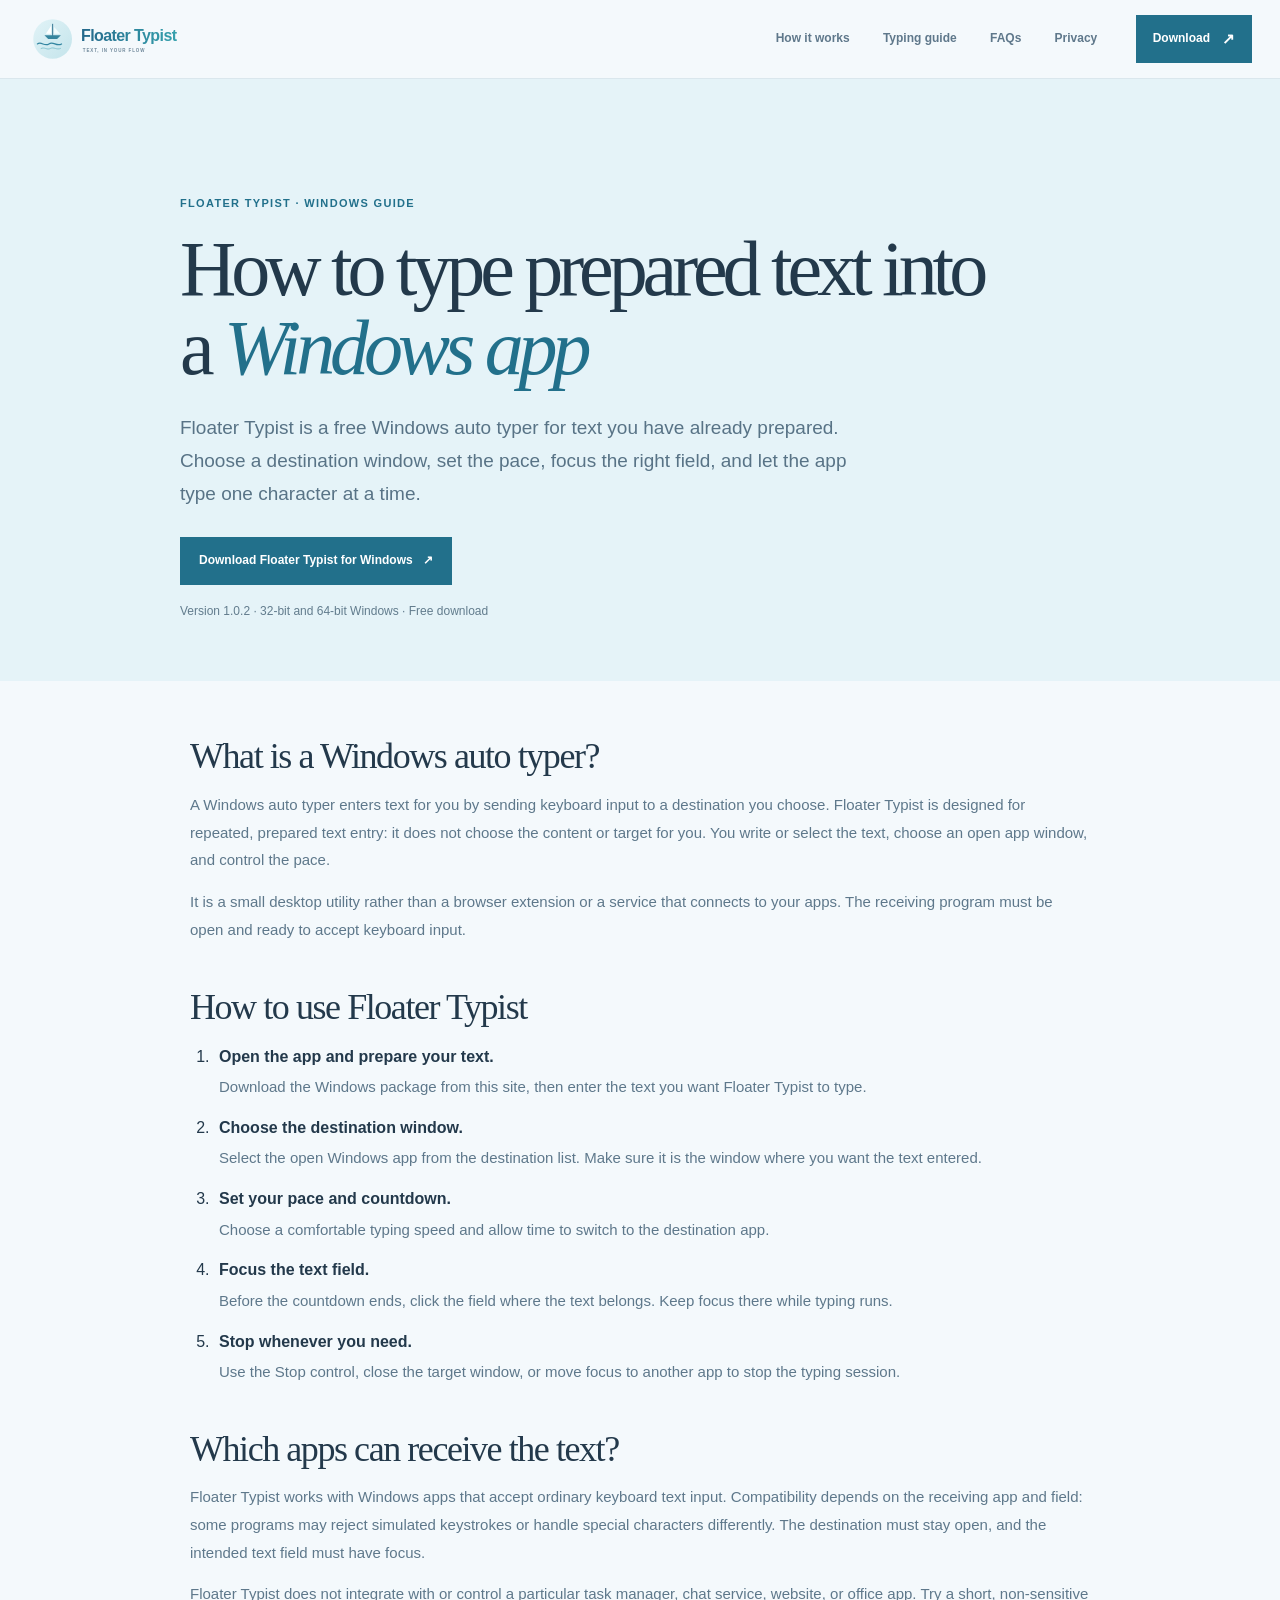
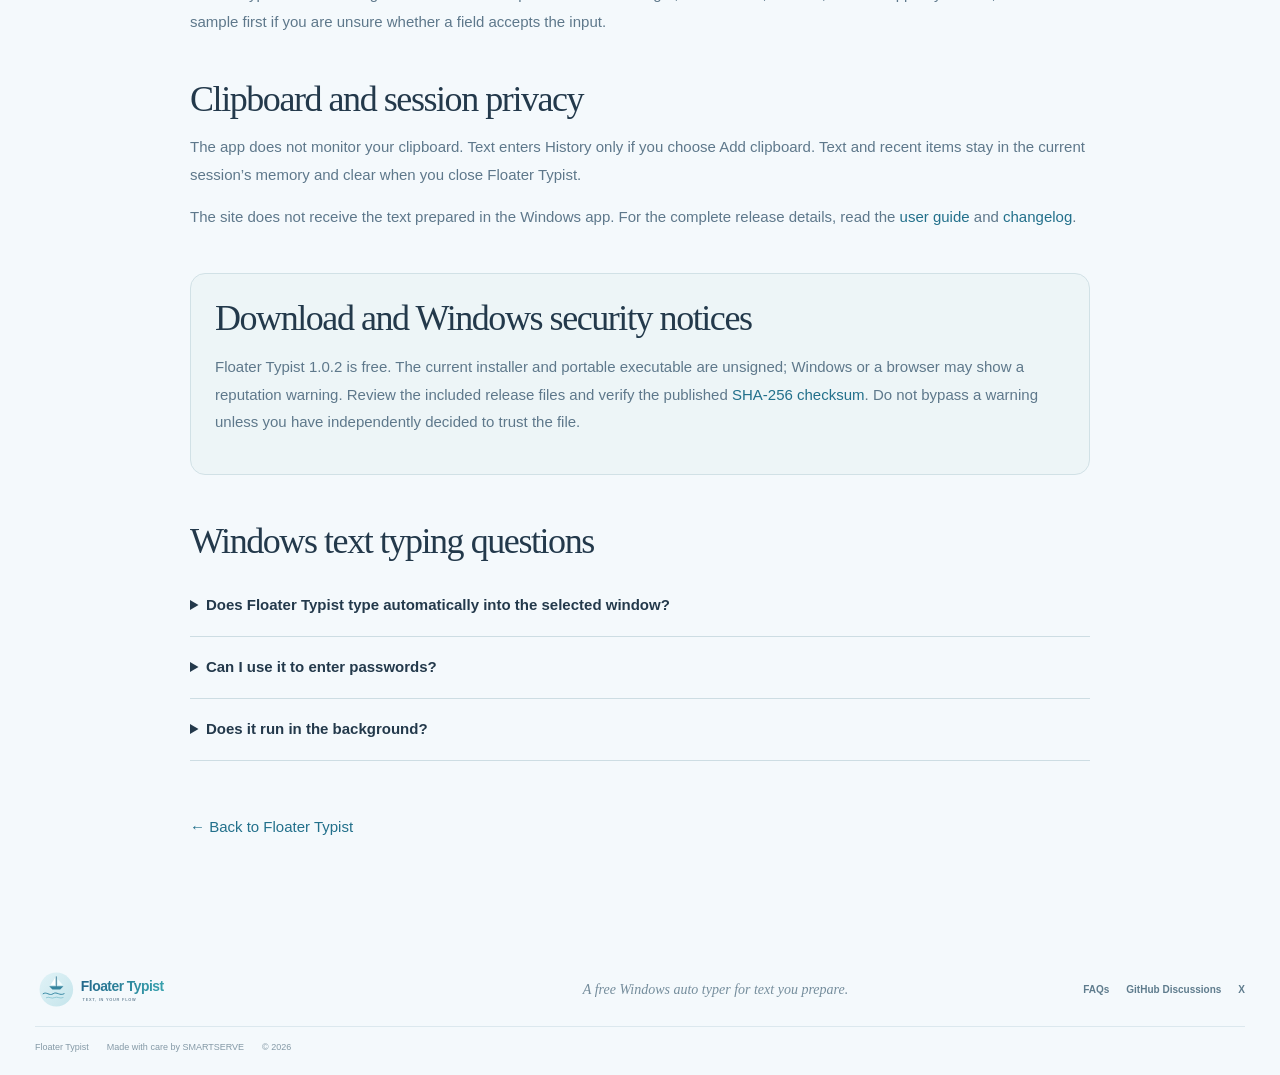
<file: public/guide/index.html>
<!doctype html>
<html lang="en">
<head>
  <meta charset="utf-8">
  <meta name="viewport" content="width=device-width, initial-scale=1">
  <meta name="theme-color" content="#f4f9fc">
  <meta name="description" content="Learn how to type prepared text into a Windows app at a controlled pace. This guide covers setup, focus, stopping, clipboard behavior, and the unsigned release.">
  <link rel="canonical" href="https://floatertypist.store/guide/">
  <meta property="og:title" content="How to Type Repetitive Text in Windows | Floater Typist">
  <meta property="og:description" content="A practical guide to typing prepared text into a chosen Windows app with Floater Typist.">
  <meta property="og:type" content="article">
  <meta property="og:site_name" content="Floater Typist">
  <meta property="og:url" content="https://floatertypist.store/guide/">
  <meta name="twitter:card" content="summary">
  <meta name="twitter:site" content="@FloatKeyTapper">
  <meta name="twitter:title" content="How to Type Repetitive Text in Windows | Floater Typist">
  <meta name="twitter:description" content="A practical guide to typing prepared text into a chosen Windows app.">
  <title>How to Type Repetitive Text in Windows | Floater Typist</title>
  <link rel="icon" href="../assets/Float.ico" sizes="any">
  <link rel="stylesheet" href="../styles.css">
</head>
<body>
  <a class="skip-link" href="#main">Skip to content</a>
  <header class="site-header">
    <div class="nav-shell">
      <a class="brand" href="/" aria-label="Floater Typist home"><img src="../assets/Float-logo.svg" alt="" width="194" height="50"></a>
      <nav class="main-nav" aria-label="Main navigation">
        <a href="/#how">How it works</a><a href="/guide/" aria-current="page">Typing guide</a><a href="/#faq">FAQs</a><a href="/#privacy">Privacy</a>
      </nav>
      <a class="nav-download" href="../downloads/Floater-Typist-Windows-v1.0.2.zip">Download <span aria-hidden="true">↗</span></a>
    </div>
  </header>
  <main id="main" class="guide-main">
    <section class="guide-hero">
      <div class="page-width guide-hero-inner">
        <p class="section-kicker">Floater Typist · Windows guide</p>
        <h1>How to type prepared text into a <em>Windows app</em></h1>
        <p class="guide-lede">Floater Typist is a free Windows auto typer for text you have already prepared. Choose a destination window, set the pace, focus the right field, and let the app type one character at a time.</p>
        <a class="button button-primary" href="../downloads/Floater-Typist-Windows-v1.0.2.zip">Download Floater Typist for Windows <span aria-hidden="true">↗</span></a>
        <p class="guide-meta">Version 1.0.2 · 32-bit and 64-bit Windows · Free download</p>
      </div>
    </section>

    <article class="guide-article page-width">
      <section>
        <h2>What is a Windows auto typer?</h2>
        <p>A Windows auto typer enters text for you by sending keyboard input to a destination you choose. Floater Typist is designed for repeated, prepared text entry: it does not choose the content or target for you. You write or select the text, choose an open app window, and control the pace.</p>
        <p>It is a small desktop utility rather than a browser extension or a service that connects to your apps. The receiving program must be open and ready to accept keyboard input.</p>
      </section>
      <section>
        <h2>How to use Floater Typist</h2>
        <ol class="guide-steps">
          <li><strong>Open the app and prepare your text.</strong><span>Download the Windows package from this site, then enter the text you want Floater Typist to type.</span></li>
          <li><strong>Choose the destination window.</strong><span>Select the open Windows app from the destination list. Make sure it is the window where you want the text entered.</span></li>
          <li><strong>Set your pace and countdown.</strong><span>Choose a comfortable typing speed and allow time to switch to the destination app.</span></li>
          <li><strong>Focus the text field.</strong><span>Before the countdown ends, click the field where the text belongs. Keep focus there while typing runs.</span></li>
          <li><strong>Stop whenever you need.</strong><span>Use the Stop control, close the target window, or move focus to another app to stop the typing session.</span></li>
        </ol>
      </section>
      <section>
        <h2>Which apps can receive the text?</h2>
        <p>Floater Typist works with Windows apps that accept ordinary keyboard text input. Compatibility depends on the receiving app and field: some programs may reject simulated keystrokes or handle special characters differently. The destination must stay open, and the intended text field must have focus.</p>
        <p>Floater Typist does not integrate with or control a particular task manager, chat service, website, or office app. Try a short, non-sensitive sample first if you are unsure whether a field accepts the input.</p>
      </section>
      <section>
        <h2>Clipboard and session privacy</h2>
        <p>The app does not monitor your clipboard. Text enters History only if you choose Add clipboard. Text and recent items stay in the current session’s memory and clear when you close Floater Typist.</p>
        <p>The site does not receive the text prepared in the Windows app. For the complete release details, read the <a href="../downloads/README.txt">user guide</a> and <a href="../downloads/CHANGELOG.md">changelog</a>.</p>
      </section>
      <section class="guide-release-note">
        <h2>Download and Windows security notices</h2>
        <p>Floater Typist 1.0.2 is free. The current installer and portable executable are unsigned; Windows or a browser may show a reputation warning. Review the included release files and verify the published <a href="../downloads/Floater-Typist-Windows-v1.0.2.zip.sha256">SHA-256 checksum</a>. Do not bypass a warning unless you have independently decided to trust the file.</p>
      </section>
      <section class="guide-faq">
        <h2>Windows text typing questions</h2>
        <details><summary>Does Floater Typist type automatically into the selected window?</summary><p>After you prepare text, select a destination, set a countdown, and focus a text field, Floater Typist types at the pace you chose.</p></details>
        <details><summary>Can I use it to enter passwords?</summary><p>Use care with private or sensitive information. Floater Typist sends keyboard input to the focused field, and the selected app determines how it handles that input. Do not use it on a device or account you do not control.</p></details>
        <details><summary>Does it run in the background?</summary><p>You choose the destination window and can stop typing at any time. Typing stops if the target closes or focus moves to another app.</p></details>
      </section>
      <p class="guide-back"><a href="/">← Back to Floater Typist</a></p>
    </article>
  </main>
  <footer class="site-footer">
    <div class="footer-inner page-width">
      <a class="footer-brand" href="/" aria-label="Floater Typist home"><img src="../assets/Float-logo.svg" alt="" width="182" height="46"></a>
      <p>A free Windows auto typer for text you prepare.</p>
      <nav class="footer-links" aria-label="Site links"><a href="/#faq">FAQs</a><a href="https://github.com/matthiasgoddey-rgb/float-release-site/discussions" target="_blank" rel="noopener noreferrer">GitHub Discussions</a><a href="https://x.com/FloatKeyTapper" target="_blank" rel="noopener noreferrer">X</a></nav>
      <div class="footer-meta"><span>Floater Typist</span><span>Made with care by SMARTSERVE</span><span>© 2026</span></div>
    </div>
  </footer>
</body>
</html>
</file>
<file: public/styles.css>
:root {
  color-scheme: light;
  --ink: #23394b;
  --muted: #70899b;
  --accent: #36859e;
  --accent-dark: #22708b;
  --paper: #f4f9fc;
  --ice: #e5f3f8;
  --soft: #ebf5f8;
  --line: #dae7ed;
  --surface: #fff;
  --danger: #a94851;
  --body: "Segoe UI", -apple-system, BlinkMacSystemFont, sans-serif;
  --display: Georgia, "Times New Roman", serif;
}

* { box-sizing: border-box; }
html { scroll-behavior: smooth; }
body { margin: 0; color: var(--ink); background: var(--paper); font: 16px/1.65 var(--body); -webkit-font-smoothing: antialiased; }
img { display: block; max-width: 100%; }
a { color: inherit; text-decoration: none; }
button { color: inherit; font: inherit; }
button, a { -webkit-tap-highlight-color: transparent; }
.page-width { width: min(1210px, calc(100% - 56px)); margin-inline: auto; }
.sr-only { position: absolute; width: 1px; height: 1px; padding: 0; margin: -1px; overflow: hidden; clip: rect(0,0,0,0); white-space: nowrap; border: 0; }
.skip-link { position: absolute; z-index: 30; top: -60px; left: 20px; padding: 10px 14px; color: var(--ink); background: var(--surface); border: 1px solid var(--line); }
.skip-link:focus { top: 12px; }
:focus-visible { outline: 3px solid #36859e80; outline-offset: 3px; }

.site-header { position: sticky; top: 0; z-index: 20; background: #f4f9fcf2; border-bottom: 1px solid #dae7ed; backdrop-filter: blur(14px); }
.nav-shell { width: min(1270px, calc(100% - 56px)); min-height: 78px; margin-inline: auto; display: flex; align-items: center; gap: clamp(20px, 3vw, 44px); }
.brand { display: inline-flex; align-items: center; flex: 0 0 auto; }
.brand img { width: clamp(155px, 16vw, 194px); height: auto; }
.main-nav { display: flex; align-items: center; justify-content: center; gap: clamp(18px, 2.6vw, 36px); margin-left: auto; color: #5f788b; font-size: 12px; font-weight: 650; }
.main-nav a { padding: 9px 0; transition: color .18s ease; }
.main-nav a:hover { color: var(--accent-dark); }
.nav-download { display: inline-flex; align-items: center; gap: 12px; padding: 11px 16px; border: 1px solid var(--accent-dark); color: #fff; background: var(--accent-dark); font-size: 12px; font-weight: 700; transition: background .18s ease, transform .18s ease; }
.nav-download:hover { background: #195d74; transform: translateY(-1px); }
.nav-download span { font-size: 15px; }
.menu-toggle { display: none; }

.hero { overflow: hidden; padding: 64px 0 0; background: var(--paper); }
.hero-shell { display: grid; grid-template-columns: minmax(0, .88fr) minmax(0, 1.12fr); align-items: center; gap: clamp(38px, 6vw, 84px); }
.hero-copy { max-width: 550px; padding: 12px 0 30px; }
.hero-kicker,.section-kicker { margin: 0 0 18px; color: var(--accent-dark); font-size: 11px; font-weight: 750; letter-spacing: .12em; text-transform: uppercase; }
.hero h1,.workflow-copy h2,.details-intro h2,.community-copy h2,.release-copy h2,.support-shell h2 { margin: 0; font-family: var(--display); font-weight: 500; letter-spacing: -.065em; line-height: 1.03; }
.hero h1 { max-width: 600px; font-size: clamp(52px, 6.2vw, 84px); }
.hero h1 em,.workflow-copy h2 em,.details-intro h2 em,.community-copy h2 em { color: var(--accent-dark); font-weight: 500; }
.hero-description { max-width: 500px; margin: 22px 0 0; color: #5e788b; font-size: clamp(15px, 1.5vw, 18px); line-height: 1.8; }
.hero-actions { display: flex; flex-wrap: wrap; align-items: center; gap: 14px 22px; margin-top: 25px; }
.button { min-height: 48px; display: inline-flex; align-items: center; justify-content: center; gap: 10px; padding: 0 18px; border: 1px solid transparent; font-size: 12px; font-weight: 700; transition: transform .18s ease, background .18s ease, color .18s ease; }
.button:hover { transform: translateY(-2px); }
.button svg { width: 17px; fill: none; stroke: currentColor; stroke-width: 1.8; stroke-linecap: round; stroke-linejoin: round; }
.button-primary { color: #fff; background: var(--accent-dark); }
.button-primary:hover { background: #195d74; }
.button-text { min-height: auto; padding: 8px 0; color: var(--accent-dark); }
.button-text:hover { color: #174e63; }
.button-text span { font-size: 15px; }
.hero-meta { margin: 14px 0 0; color: #7b91a0; font-size: 10px; }
.hero-meta span { margin-inline: 5px; color: #a2b3bd; }
.hero-points { display: flex; flex-wrap: wrap; gap: 10px 18px; margin: 23px 0 0; padding: 0; list-style: none; color: #4f6b7f; font-size: 10px; font-weight: 650; }
.hero-points li::before { content: "✓"; margin-right: 7px; color: #3c8d91; font-weight: 800; }
.product-figure { min-width: 0; margin: 0; }
.product-window { overflow: hidden; border: 1px solid #cbdde5; background: var(--surface); box-shadow: 0 24px 60px #23475a1c, 0 2px 5px #23475a0c; }
.windows-menu { height: 32px; display: flex; align-items: center; gap: 20px; padding: 0 14px; border-bottom: 1px solid #e2ebef; color: #526e81; background: #f4f9fc; font-size: 10px; }
.app-masthead { min-height: 86px; display: flex; align-items: center; gap: 11px; padding: 12px 21px; background: #f4f9fc; }
.app-masthead img { width: 53px; height: 53px; }
.app-name strong,.app-name span { display: block; }
.app-name strong { color: var(--accent-dark); font: 700 22px/1.15 var(--display); }
.app-name span { margin-top: 4px; color: var(--muted); font-size: 10px; font-weight: 650; }
.app-maker { margin-left: auto; color: var(--muted); font-size: 9px; line-height: 1.6; text-align: right; }
.app-maker b { font-weight: 700; letter-spacing: .03em; }
.app-tabs { height: 42px; display: flex; align-items: stretch; gap: 0; padding-inline: 18px; border-top: 1px solid var(--line); border-bottom: 1px solid var(--line); background: #fbfdfe; }
.app-tabs span { min-width: 82px; display: grid; place-items: center; padding-inline: 14px; border-bottom: 2px solid transparent; color: #70899b; font-size: 11px; font-weight: 650; }
.app-tabs .is-selected { border-color: var(--accent); color: var(--accent-dark); }
.app-content { padding: 21px 24px 23px; background: #fff; }
.app-label,.mini-label { display: block; color: var(--ink); font-size: 12px; font-weight: 700; }
.app-field-row { display: flex; align-items: center; gap: 9px; margin-top: 8px; }
.app-select { min-width: 0; height: 37px; flex: 1; display: flex; align-items: center; justify-content: space-between; gap: 8px; padding: 0 10px; border: 1px solid #c9dbe3; color: #657e90; background: #fff; font-size: 11px; }
.app-select span:last-child { color: #70899b; font-size: 14px; }
.app-secondary-button { height: 35px; display: inline-flex; align-items: center; justify-content: center; padding-inline: 10px; border: 1px solid #d3e2e8; color: #506d80; background: #f5f9fb; font-size: 10px; font-weight: 650; white-space: nowrap; }
.app-hint { margin: 6px 0 15px; color: var(--muted); font-size: 10px; }
.app-text-label { margin-bottom: 7px; }
.app-editor { min-height: 122px; padding: 12px; border: 1px solid #cbdde5; color: #314d61; background: #fff; font-size: 13px; line-height: 1.8; }
.app-readouts { display: flex; align-items: center; justify-content: space-between; gap: 12px; padding: 8px 2px 11px; color: var(--muted); font-size: 10px; }
.app-readouts strong { color: var(--accent-dark); font-weight: 700; text-align: right; }
.app-actions { display: flex; align-items: center; gap: 8px; padding-top: 11px; border-top: 1px solid #e3edf1; }
.app-primary-button,.app-stop-button { min-height: 34px; display: inline-flex; align-items: center; padding-inline: 12px; border: 1px solid #90ccd8; font-size: 10px; font-weight: 700; }
.app-primary-button { color: var(--accent-dark); background: #daf1f5; }
.app-stop-button { color: var(--danger); background: #fff; border-color: #e8c9ca; }
.app-status { margin-left: auto; color: var(--muted); font-size: 9px; text-align: right; }
.product-figure figcaption { margin-top: 11px; color: #78909e; font-size: 10px; text-align: right; }
.hero-footer { display: flex; align-items: center; justify-content: center; gap: 17px; margin-top: 48px; padding: 17px 0 19px; border-top: 1px solid #dce8ee; color: #70899b; font-size: 9px; font-weight: 750; letter-spacing: .16em; }
.sailboat-divider { color: var(--accent); font-size: 18px; }

.signal-strip { background: #fff; border-top: 1px solid var(--line); border-bottom: 1px solid var(--line); }
.signal-inner { display: grid; grid-template-columns: repeat(3, 1fr); }
.signal-inner p { position: relative; min-height: 94px; display: grid; grid-template-columns: 38px 1fr; align-content: center; column-gap: 12px; margin: 0; padding: 16px 22px; border-right: 1px solid var(--line); }
.signal-inner p:first-child { padding-left: 0; }
.signal-inner p:last-child { padding-right: 0; border-right: 0; }
.signal-inner p>span { grid-row: span 2; align-self: center; color: var(--accent); font: 500 25px/1 var(--display); }
.signal-inner strong { color: var(--ink); font-size: 12px; }
.signal-inner small { margin-top: 2px; color: var(--muted); font-size: 10px; }

.section-pad { padding: 95px 0; }
.workflow-section { background: #fff; }
.workflow-shell { display: grid; grid-template-columns: minmax(270px, .72fr) minmax(0, 1.28fr); align-items: center; gap: clamp(44px, 7vw, 92px); }
.workflow-copy h2,.details-intro h2,.community-copy h2 { font-size: clamp(43px, 5vw, 67px); }
.section-lede,.details-intro>p:not(.section-kicker),.community-copy>p:not(.section-kicker) { max-width: 470px; margin: 17px 0 0; color: #617c8d; font-size: 13px; line-height: 1.85; }
.workflow-steps { display: grid; margin-top: 27px; border-top: 1px solid var(--line); }
.workflow-step { width: 100%; display: grid; grid-template-columns: 37px 1fr 18px; align-items: start; gap: 10px; padding: 14px 0; border: 0; border-bottom: 1px solid var(--line); color: var(--ink); background: transparent; text-align: left; cursor: pointer; }
.workflow-step:hover .step-copy strong,.workflow-step.is-active .step-copy strong { color: var(--accent-dark); }
.step-number { padding-top: 1px; color: #7f9aaa; font: 500 17px/1 var(--display); }
.workflow-step.is-active .step-number { color: var(--accent-dark); }
.step-copy strong,.step-copy small { display: block; }
.step-copy strong { font-size: 12px; font-weight: 700; }
.step-copy small { max-width: 370px; margin-top: 4px; color: #718b9b; font-size: 10px; line-height: 1.65; }
.step-arrow { color: #95aab6; font-size: 13px; text-align: right; transition: transform .18s ease; }
.workflow-step.is-active .step-arrow { color: var(--accent); transform: translate(2px, -2px); }
.workflow-status { min-height: 37px; margin: 13px 0 0; color: #6b8494; font-size: 10px; line-height: 1.6; }
.workflow-visual { position: relative; min-height: 570px; overflow: hidden; background: var(--ice); }
.workflow-visual::before,.workflow-visual::after { position: absolute; z-index: 0; content: ""; border: 1px solid #cce3ea; border-radius: 50%; pointer-events: none; }
.workflow-visual::before { width: 410px; height: 410px; top: -175px; right: -140px; }
.workflow-visual::after { width: 570px; height: 570px; right: -220px; bottom: -380px; }
.mini-app { position: absolute; z-index: 2; top: 37px; left: 28px; width: min(78%, 440px); border: 1px solid #bdd3dd; background: #fff; box-shadow: 0 16px 35px #2b556417; transition: transform .2s ease, box-shadow .2s ease; }
.mini-app-head { min-height: 55px; display: flex; align-items: center; gap: 9px; padding: 8px 12px; background: #f4f9fc; }
.mini-app-head img { width: 35px; height: 35px; }
.mini-app-head strong,.mini-app-head small { display: block; }
.mini-app-head strong { color: var(--accent-dark); font: 700 16px/1.15 var(--display); }
.mini-app-head small { margin-top: 3px; color: var(--muted); font-size: 9px; }
.mini-window-dots { margin-left: auto; color: #89a0ad; font-size: 13px; letter-spacing: 2px; }
.mini-app-body { padding: 15px; }
.mini-label { margin-bottom: 6px; color: #617c8d; font-size: 8px; letter-spacing: .1em; }
.mini-select { min-height: 33px; display: flex; align-items: center; justify-content: space-between; padding: 0 9px; border: 1px solid #cbdde5; color: #405f73; background: #fff; font-size: 10px; }
.mini-select span { color: var(--muted); font-size: 13px; }
.mini-editor { min-height: 73px; display: block; padding: 9px; border: 1px solid #cbdde5; color: #314d61; background: #fff; font-size: 11px; line-height: 1.75; }
.flow-target,.flow-draft { transition: box-shadow .2s ease; }
.mini-settings { display: flex; flex-wrap: wrap; justify-content: space-between; gap: 7px; padding: 9px 1px; color: var(--accent-dark); font-size: 8px; }
.mini-buttons { display: flex; gap: 7px; padding-top: 8px; border-top: 1px solid var(--line); }
.mini-start,.mini-stop { display: inline-flex; align-items: center; min-height: 28px; padding: 0 9px; border: 1px solid #90ccd8; color: var(--accent-dark); background: #daf1f5; font-size: 9px; font-weight: 700; }
.mini-stop { border-color: #e8c9ca; color: var(--danger); background: #fff; }
.flow-arrow { position: absolute; z-index: 3; top: 48%; left: 48%; display: grid; justify-items: center; gap: 1px; color: var(--accent-dark); transform: translate(-50%, -50%); }
.flow-arrow span { font-size: 22px; line-height: 1; }
.flow-arrow small { padding: 3px 6px; color: #59798c; background: var(--ice); font-size: 8px; white-space: nowrap; }
.task-window { position: absolute; z-index: 2; right: 25px; bottom: 42px; width: min(67%, 365px); border: 1px solid #bfd4de; background: #fff; box-shadow: 0 17px 36px #2b55641a; transition: transform .2s ease, box-shadow .2s ease; }
.task-window-bar { height: 37px; display: flex; align-items: center; gap: 8px; padding: 0 12px; border-bottom: 1px solid #dce8ee; color: #70899b; background: #fbfdfe; font-size: 8px; font-weight: 750; letter-spacing: .1em; }
.task-window-mark { width: 17px; height: 17px; display: grid; place-items: center; color: #fff; background: var(--accent); font-size: 10px; }
.task-window-menu { margin-left: auto; font-size: 15px; letter-spacing: 2px; }
.task-window-body { min-height: 115px; padding: 13px 16px 16px; }
.task-window-title { margin: 0 0 12px; color: var(--ink); font: 500 20px/1.2 var(--display); }
.task-entry { min-height: 39px; display: flex; align-items: center; gap: 9px; padding: 8px; border: 1px solid #dce8ee; color: #536f81; background: #fff; font-size: 10px; line-height: 1.5; }
.task-checkbox { width: 14px; height: 14px; flex: 0 0 auto; border: 1px solid #9bb1bd; background: #fff; }
.task-subtle-line { width: 61%; height: 1px; margin: 12px 0 0 31px; background: #e6eef2; }
.demo-caption { position: absolute; z-index: 4; right: 15px; bottom: 10px; margin: 0; color: #658092; font-size: 8px; text-align: right; }
.workflow-visual[data-flow-stage="0"] .flow-target,.workflow-visual[data-flow-stage="1"] .flow-draft { box-shadow: 0 0 0 3px #72b4c64d; }
.workflow-visual[data-flow-stage="2"] .mini-start { color: #fff; background: var(--accent-dark); }
.workflow-visual[data-flow-stage="2"] .task-window { transform: translateY(-4px); box-shadow: 0 20px 42px #2b556433; }

.details-section { background: var(--paper); }
.details-shell { display: grid; grid-template-columns: minmax(250px, .72fr) minmax(0, 1.28fr); gap: clamp(45px, 8vw, 105px); }
.details-intro .inline-link { display: inline-flex; gap: 8px; margin-top: 21px; color: var(--accent-dark); font-size: 11px; font-weight: 700; }
.inline-link:hover { text-decoration: underline; text-underline-offset: 4px; }
.detail-list { margin: 0; border-top: 1px solid #cbdde5; }
.detail-row { position: relative; display: grid; grid-template-columns: minmax(150px, .68fr) minmax(0, 1fr) 28px; align-items: start; gap: 16px; padding: 19px 0; border-bottom: 1px solid #cbdde5; }
.detail-row dt { color: var(--ink); font-size: 13px; font-weight: 700; }
.detail-row dd { margin: 0; color: #617c8d; font-size: 11px; line-height: 1.8; }
.detail-index { color: #8ba2b0; font: 500 16px/1 var(--display); text-align: right; }

.privacy-section { color: #eff7fa; background: #234b60; }
.privacy-shell { display: grid; grid-template-columns: 100px minmax(0, 1fr) minmax(175px, .65fr); align-items: center; gap: clamp(25px, 5vw, 70px); }
.privacy-mark img { width: 92px; height: 92px; }
.privacy-copy .section-kicker { color: #a7d3df; }
.privacy-copy h2 { margin: 0; font: 500 clamp(39px, 4.5vw, 58px)/1.05 var(--display); letter-spacing: -.06em; }
.privacy-copy>p:last-child { max-width: 570px; margin: 14px 0 0; color: #c7dbe2; font-size: 12px; line-height: 1.9; }
.privacy-points { display: grid; gap: 12px; margin: 0; padding: 0; list-style: none; color: #e0edf1; font-size: 10px; }
.privacy-points li::before { content: "✓"; margin-right: 9px; color: #9bd3be; font-weight: 800; }

.release-section { background: #fff; }
.release-shell { display: grid; grid-template-columns: 1fr .92fr; align-items: center; gap: clamp(50px, 9vw, 120px); }
.release-copy .section-kicker { margin-bottom: 17px; }
.release-copy h2 { font-size: clamp(47px, 5.5vw, 72px); }
.release-copy>p:not(.section-kicker):not(.release-meta) { max-width: 480px; margin: 18px 0 22px; color: #617c8d; font-size: 13px; line-height: 1.85; }
.release-meta { margin: 11px 0 0; color: #78909e; font-size: 9px; }
.release-meta span { margin-inline: 4px; color: #a2b3bd; }
.release-details { padding-left: 27px; border-left: 1px solid var(--line); }
.release-details h3 { margin: 0 0 13px; color: var(--ink); font: 500 24px/1.2 var(--display); }
.package-list { display: grid; gap: 0; margin: 0; padding: 0; list-style: none; border-top: 1px solid var(--line); }
.package-list li { display: flex; align-items: center; gap: 12px; min-height: 54px; border-bottom: 1px solid var(--line); }
.package-type { width: 47px; flex: 0 0 auto; color: var(--accent-dark); font-size: 8px; font-weight: 800; letter-spacing: .08em; }
.package-list strong,.package-list small { display: block; }
.package-list strong { color: #3b586c; font-size: 10px; }
.package-list small { margin-top: 2px; color: #8297a3; font-size: 9px; }
.release-links { display: flex; flex-wrap: wrap; gap: 17px; margin-top: 16px; }
.release-links a { color: var(--accent-dark); font-size: 10px; font-weight: 700; }
.release-links a:hover { text-decoration: underline; text-underline-offset: 4px; }
.compatibility { display: grid; grid-template-columns: 1fr 1fr; gap: 27px; margin-top: 50px; padding-top: 18px; border-top: 1px solid var(--line); }
.compatibility p { margin: 0; }
.compatibility strong,.compatibility span { display: block; }
.compatibility strong { color: #435f72; font-size: 10px; }
.compatibility span { margin-top: 4px; color: #7b91a0; font-size: 9px; line-height: 1.7; }

.community-section { background: var(--ice); }
.community-shell { display: grid; grid-template-columns: 1fr .9fr; align-items: center; gap: 75px; }
.community-copy h2 { font-size: clamp(43px, 5vw, 67px); }
.community-links { border-top: 1px solid #c7dce4; }
.community-links a { min-height: 75px; display: flex; align-items: center; justify-content: space-between; gap: 15px; padding: 13px 0; border-bottom: 1px solid #c7dce4; }
.community-links a>span:first-child strong,.community-links a>span:first-child small { display: block; }
.community-links strong { color: #315269; font-size: 12px; }
.community-links small { margin-top: 3px; color: #688395; font-size: 10px; }
.community-links a>span:last-child { color: var(--accent-dark); font-size: 16px; transition: transform .18s ease; }
.community-links a:hover>span:last-child { transform: translate(2px, -2px); }

.support-section { padding: 58px 0; color: #f3f8fa; background: #1f465b; }
.support-shell { display: grid; grid-template-columns: 1fr 220px; align-items: center; gap: 55px; }
.support-shell .section-kicker { color: #a7d3df; }
.support-shell h2 { font-size: clamp(38px, 4.2vw, 56px); }
.support-shell>div>p:not(.section-kicker) { max-width: 630px; margin: 13px 0 18px; color: #c8dbe2; font-size: 12px; line-height: 1.85; }
.button-support { color: #234b60; background: #d4eef1; }
.button-support:hover { background: #fff; }
.support-meta { display: inline-block; margin-left: 12px; color: #bad0d9; font-size: 9px; }
.support-note { margin: 0; padding-left: 21px; border-left: 1px solid #5b7889; color: #c8dbe2; font: 500 19px/1.55 var(--display); }
.support-note strong { color: #fff; font-weight: 500; }

.site-footer { background: #f4f9fc; }
.footer-inner { display: grid; grid-template-columns: 1.1fr 1fr auto; align-items: center; gap: 15px 25px; padding: 24px 0 20px; }
.footer-brand img { width: 168px; height: auto; }
.footer-inner>p { margin: 0; color: #758d9c; font: italic 14px/1.4 var(--display); }
.footer-links { display: flex; gap: 17px; justify-self: end; color: #5f7c8d; font-size: 10px; font-weight: 650; }
.footer-links a:hover { color: var(--accent-dark); text-decoration: underline; text-underline-offset: 3px; }
.footer-meta { grid-column: 1 / -1; display: flex; flex-wrap: wrap; gap: 6px 18px; padding-top: 13px; border-top: 1px solid #dce8ee; color: #8499a6; font-size: 9px; }

@media (max-width: 1000px) {
  .hero-shell { grid-template-columns: minmax(0, .8fr) minmax(0, 1.2fr); gap: 35px; }
  .hero h1 { font-size: clamp(48px, 6vw, 66px); }
  .app-content { padding: 17px 18px; }
  .workflow-shell,.details-shell { gap: 42px; }
  .workflow-visual { min-height: 530px; }
  .mini-app { left: 18px; width: 83%; }
  .task-window { right: 18px; width: 68%; }
  .privacy-shell { grid-template-columns: 78px minmax(0, 1fr) minmax(160px, .6fr); gap: 27px; }
  .privacy-mark img { width: 76px; height: 76px; }
}

@media (max-width: 760px) {
  .page-width { width: min(100% - 38px, 590px); }
  .nav-shell { position: relative; width: calc(100% - 38px); min-height: 68px; gap: 13px; }
  .brand img { width: 158px; }
  .nav-download { margin-left: auto; padding: 9px 11px; font-size: 10px; }
  .menu-toggle { width: 38px; height: 38px; display: grid; align-content: center; justify-items: center; gap: 5px; order: 3; border: 1px solid #c8dbe4; background: transparent; cursor: pointer; }
  .menu-toggle>span:not(.sr-only) { width: 16px; height: 1px; background: var(--ink); }
  .main-nav { position: absolute; top: calc(100% + 1px); right: 0; left: 0; display: none; align-items: stretch; gap: 0; padding: 8px 14px; border: 1px solid var(--line); border-top: 0; background: var(--paper); box-shadow: 0 12px 18px #23475a12; }
  .main-nav.is-open { display: grid; }
  .main-nav a { padding: 11px 4px; border-bottom: 1px solid #dfebef; }
  .main-nav a:last-child { border-bottom: 0; }
  .hero { padding-top: 42px; }
  .hero-shell { grid-template-columns: 1fr; gap: 28px; }
  .hero-copy { padding: 0; }
  .hero-kicker,.section-kicker { margin-bottom: 13px; font-size: 9px; }
  .hero h1 { max-width: 520px; font-size: clamp(48px, 12vw, 72px); }
  .hero-description { margin-top: 15px; font-size: 14px; }
  .hero-actions { margin-top: 19px; }
  .hero-points { gap: 8px 14px; margin-top: 17px; }
  .product-figure { width: 100%; }
  .windows-menu { height: 27px; gap: 15px; font-size: 9px; }
  .app-masthead { min-height: 70px; padding: 8px 12px; }
  .app-masthead img { width: 45px; height: 45px; }
  .app-name strong { font-size: 18px; }
  .app-maker { font-size: 8px; }
  .app-tabs { height: 37px; padding-inline: 8px; }
  .app-tabs span { min-width: 67px; padding-inline: 8px; font-size: 10px; }
  .app-content { padding: 14px 13px; }
  .app-label { font-size: 10px; }
  .app-hint { font-size: 9px; }
  .app-editor { min-height: 88px; font-size: 12px; }
  .app-readouts { font-size: 9px; }
  .app-actions { flex-wrap: wrap; }
  .app-status { width: 100%; margin: 2px 0 0; text-align: left; }
  .product-figure figcaption { font-size: 9px; }
  .hero-footer { margin-top: 27px; font-size: 8px; letter-spacing: .1em; }
  .signal-inner { grid-template-columns: 1fr; padding-block: 4px; }
  .signal-inner p,.signal-inner p:first-child,.signal-inner p:last-child { min-height: 67px; padding: 11px 0; border-right: 0; border-bottom: 1px solid var(--line); }
  .signal-inner p:last-child { border-bottom: 0; }
  .signal-inner p>span { font-size: 21px; }
  .section-pad { padding: 67px 0; }
  .workflow-shell,.details-shell,.release-shell,.community-shell { grid-template-columns: 1fr; gap: 32px; }
  .workflow-copy h2,.details-intro h2,.community-copy h2 { font-size: clamp(42px, 10vw, 58px); }
  .workflow-visual { min-height: 455px; }
  .mini-app { top: 22px; left: 14px; width: calc(100% - 36px); }
  .mini-app-head { min-height: 48px; }
  .mini-app-head img { width: 30px; height: 30px; }
  .mini-app-head strong { font-size: 14px; }
  .mini-app-body { padding: 11px; }
  .mini-editor { min-height: 51px; }
  .mini-settings { font-size: 7px; }
  .flow-arrow { top: 58%; left: 50%; }
  .flow-arrow span { font-size: 18px; }
  .task-window { right: 12px; bottom: 30px; width: min(79%, 340px); }
  .task-window-title { font-size: 17px; }
  .task-window-body { min-height: 99px; padding: 10px 12px 12px; }
  .demo-caption { right: 8px; bottom: 6px; max-width: 68%; font-size: 7px; }
  .detail-row { grid-template-columns: minmax(110px, .7fr) minmax(0, 1fr) 22px; gap: 10px; padding: 15px 0; }
  .detail-row dt { font-size: 11px; }
  .detail-row dd { font-size: 10px; }
  .privacy-shell { grid-template-columns: 58px 1fr; gap: 18px; }
  .privacy-mark { grid-row: span 2; align-self: start; }
  .privacy-mark img { width: 56px; height: 56px; }
  .privacy-copy h2 { font-size: 43px; }
  .privacy-points { grid-column: 2; grid-template-columns: 1fr 1fr; gap: 8px 12px; font-size: 9px; }
  .release-copy h2 { font-size: clamp(48px, 11vw, 64px); }
  .release-details { padding: 23px 0 0; border-top: 1px solid var(--line); border-left: 0; }
  .compatibility { grid-template-columns: 1fr; gap: 14px; margin-top: 32px; }
  .community-shell { gap: 25px; }
  .support-section { padding: 49px 0; }
  .support-shell { grid-template-columns: 1fr; gap: 25px; }
  .support-shell h2 { font-size: 43px; }
  .support-meta { display: block; margin: 9px 0 0; }
  .support-note { max-width: 240px; padding: 12px 0 0; border-top: 1px solid #5b7889; border-left: 0; font-size: 16px; }
  .footer-inner { grid-template-columns: 1fr auto; gap: 12px; padding: 21px 0 18px; }
  .footer-brand img { width: 150px; }
  .footer-inner>p { grid-column: 1; grid-row: 2; font-size: 12px; }
  .footer-links { grid-column: 2; grid-row: 1 / span 2; flex-direction: column; gap: 8px; font-size: 9px; }
  .footer-meta { gap: 5px 12px; }
}

@media (max-width: 430px) {
  .page-width { width: calc(100% - 30px); }
  .nav-shell { width: calc(100% - 30px); gap: 8px; }
  .brand img { width: 137px; }
  .nav-download { gap: 6px; padding-inline: 8px; font-size: 9px; }
  .menu-toggle { width: 34px; height: 35px; }
  .hero h1 { font-size: 46px; }
  .hero-meta { max-width: 290px; line-height: 1.8; }
  .hero-points { display: grid; grid-template-columns: 1fr 1fr; }
  .app-maker { display: none; }
  .app-readouts { align-items: flex-start; flex-direction: column; gap: 2px; }
  .workflow-visual { min-height: 430px; }
  .mini-select { font-size: 9px; }
  .task-window { width: 84%; }
  .detail-row { grid-template-columns: 1fr 22px; }
  .detail-row dt { grid-column: 1; }
  .detail-row dd { grid-column: 1; }
  .detail-index { grid-column: 2; grid-row: 1 / span 2; }
  .privacy-shell { grid-template-columns: 1fr; }
  .privacy-mark { display: none; }
  .privacy-points { grid-column: 1; }
  .hero-footer { gap: 10px; font-size: 7px; }
}

@media (prefers-reduced-motion: reduce) {
  html { scroll-behavior: auto; }
  *,*::before,*::after { transition-duration: .01ms !important; animation-duration: .01ms !important; animation-iteration-count: 1 !important; }
}

.announcement-banner { display: flex; align-items: center; justify-content: space-between; gap: 24px; margin-top: 22px; padding: 23px 27px; border: 1px solid #ccdee5; background: #fff; box-shadow: 0 10px 30px #23475a0a; }
.announcement-banner[hidden] { display: none; }
.announcement-copy .section-kicker { margin-bottom: 7px; }
.announcement-copy h2 { margin: 0; font: 500 27px/1.15 var(--display); letter-spacing: -.035em; }
.announcement-copy>p:last-of-type { max-width: 720px; margin: 7px 0 0; color: #5e788b; font-size: 13px; }
.announcement-copy blockquote { margin: 12px 0 0; color: var(--ink); font: italic 17px/1.45 var(--display); }
.announcement-source { margin: 4px 0 0; color: var(--muted); font-size: 10px; }
.reviews-section { background: #eef6f8; }
.reviews-shell { display: grid; grid-template-columns: minmax(220px, .72fr) minmax(0, 1.28fr); gap: clamp(32px, 7vw, 92px); align-items: start; }
.reviews-intro h2 { margin: 0; font: 500 clamp(42px, 5vw, 63px)/1.03 var(--display); letter-spacing: -.06em; }
.reviews-intro h2 em { color: var(--accent-dark); font-weight: 500; }
.reviews-intro>p:not(.section-kicker) { max-width: 420px; margin: 18px 0 0; color: #607a8b; font-size: 13px; }
.reviews-content { min-width: 0; }
.review-list { display: grid; grid-template-columns: repeat(2, minmax(0, 1fr)); gap: 13px; }
.review-card,.review-empty { margin: 0; padding: 21px; border: 1px solid var(--line); background: #fff; }
.review-empty { grid-column: 1 / -1; color: var(--muted); font-size: 13px; }
.review-stars { margin: 0; color: #bd8746; font-size: 15px; letter-spacing: .12em; }
.review-card blockquote { margin: 12px 0; color: #435d70; font: 17px/1.55 var(--display); }
.review-byline { margin: 0; color: var(--muted); font-size: 10px; }
.review-form,.review-delete-form { display: grid; gap: 12px; margin-top: 20px; padding: 20px; border: 1px solid var(--line); background: #fff; }
.review-form[hidden],.review-delete-form[hidden] { display: none; }
.review-form h3,.review-delete-form h3 { margin: 0; font: 500 25px/1.2 var(--display); }
.review-form label,.review-delete-form label { display: grid; gap: 5px; color: #486477; font-size: 11px; font-weight: 700; }
.review-form label span { display: inline; color: var(--muted); font-weight: 400; }
.review-form input,.review-form select,.review-form textarea,.review-delete-form input { width: 100%; min-height: 40px; padding: 9px 11px; border: 1px solid #c9dbe3; color: var(--ink); background: #fff; font: 13px/1.5 var(--body); }
.review-form textarea { resize: vertical; }
.review-form .review-consent { display: flex; align-items: flex-start; gap: 8px; font-weight: 500; }
.review-form .review-consent input { width: 16px; min-height: 16px; margin: 2px 0 0; }
.review-trap { position: absolute; width: 1px; height: 1px; overflow: hidden; clip: rect(0,0,0,0); }
.turnstile-slot { min-height: 66px; }
.form-status { margin: 0; color: #466679; font-size: 12px; overflow-wrap: anywhere; }
.updates-page { min-height: 66vh; padding-top: clamp(56px, 8vw, 105px); padding-bottom: 80px; }
.updates-page h1 { max-width: 760px; margin: 0; font: 500 clamp(44px, 7vw, 82px)/1.02 var(--display); letter-spacing: -.065em; }
.updates-lede { max-width: 570px; margin: 18px 0 38px; color: #607a8b; font-size: 16px; }
.updates-list { display: grid; gap: 15px; }
.updates-empty,.update-card { margin: 0; padding: clamp(20px, 4vw, 34px); border: 1px solid var(--line); background: #fff; }
.update-card .section-kicker { margin-bottom: 9px; }
.update-card h2 { margin: 0; font: 500 clamp(26px, 4vw, 38px)/1.15 var(--display); letter-spacing: -.04em; }
.update-card time { display: block; margin: 8px 0 14px; color: var(--muted); font-size: 10px; }
.update-card>p:not(.section-kicker):not(.announcement-source) { max-width: 750px; margin: 0 0 13px; color: #526f82; }
.update-card blockquote { margin: 17px 0 4px; color: var(--ink); font: italic 20px/1.5 var(--display); }
.updates-back { margin-top: 25px; }

@media (max-width: 760px) {
  .announcement-banner { align-items: flex-start; flex-direction: column; margin-top: 13px; padding: 18px; }
  .reviews-shell { grid-template-columns: 1fr; gap: 28px; }
}
@media (max-width: 520px) { .review-list { grid-template-columns: 1fr; } }


/* Search guide and concise answers */
.guide-faq-section { background: var(--ice); }
.guide-faq-shell { max-width: 900px; }
.guide-faq-shell h2 { max-width: 680px; margin: 0 0 25px; font: 500 clamp(34px, 4vw, 52px)/1.08 var(--display); letter-spacing: -.055em; }
.guide-faq-shell h2 em,.guide-hero h1 em { color: var(--accent-dark); font-weight: 500; }
.guide-faq-list { border-top: 1px solid #cddde3; margin-bottom: 24px; }
.guide-faq-list details,.guide-faq details { border-bottom: 1px solid #cddde3; padding: 18px 0; }
.guide-faq-list summary,.guide-faq summary { cursor: pointer; color: var(--ink); font-size: 15px; font-weight: 700; }
.guide-faq-list details p,.guide-faq details p { max-width: 720px; margin: 11px 0 0; color: #5e788b; font-size: 13px; line-height: 1.8; }
.guide-main { background: var(--paper); }
.guide-hero { padding: clamp(62px, 9vw, 120px) 0 60px; background: var(--ice); }
.guide-hero-inner { max-width: 920px; }
.guide-hero h1 { max-width: 820px; margin: 0; color: var(--ink); font: 500 clamp(43px, 7vw, 78px)/1.01 var(--display); letter-spacing: -.065em; }
.guide-lede { max-width: 700px; margin: 23px 0 26px; color: #587386; font-size: clamp(16px, 1.7vw, 19px); line-height: 1.75; }
.guide-meta { margin: 17px 0 0; color: #627c8d; font-size: 12px; }
.guide-article { max-width: 900px; padding-top: 55px; padding-bottom: 90px; }
.guide-article section { margin: 0 0 43px; }
.guide-article h2 { margin: 0 0 13px; font: 500 clamp(27px, 3vw, 36px)/1.15 var(--display); letter-spacing: -.04em; color: var(--ink); }
.guide-article p,.guide-steps span { color: #5e788b; font-size: 15px; line-height: 1.85; }
.guide-article p { margin: 0 0 14px; }
.guide-article a { color: var(--accent-dark); text-underline-offset: 3px; }
.guide-steps { display: grid; gap: 14px; padding-left: 24px; }
.guide-steps li { padding-left: 5px; color: var(--ink); }
.guide-steps strong,.guide-steps span { display: block; }
.guide-steps strong { margin-bottom: 3px; }
.guide-release-note { padding: 24px; border: 1px solid #d1e1e6; border-radius: 15px; background: #edf5f7; }
.guide-faq { padding-top: 3px; }
.guide-back { padding-top: 9px; }
.footer-links a[data-admin-only-link] { color: var(--accent-dark); }
@media (max-width: 680px) {
  .guide-hero { padding: 58px 0 42px; }
  .guide-article { padding-top: 42px; padding-bottom: 65px; }
  .guide-article p,.guide-steps span { font-size: 14px; }
  .guide-release-note { padding: 19px; }
}
</file>
